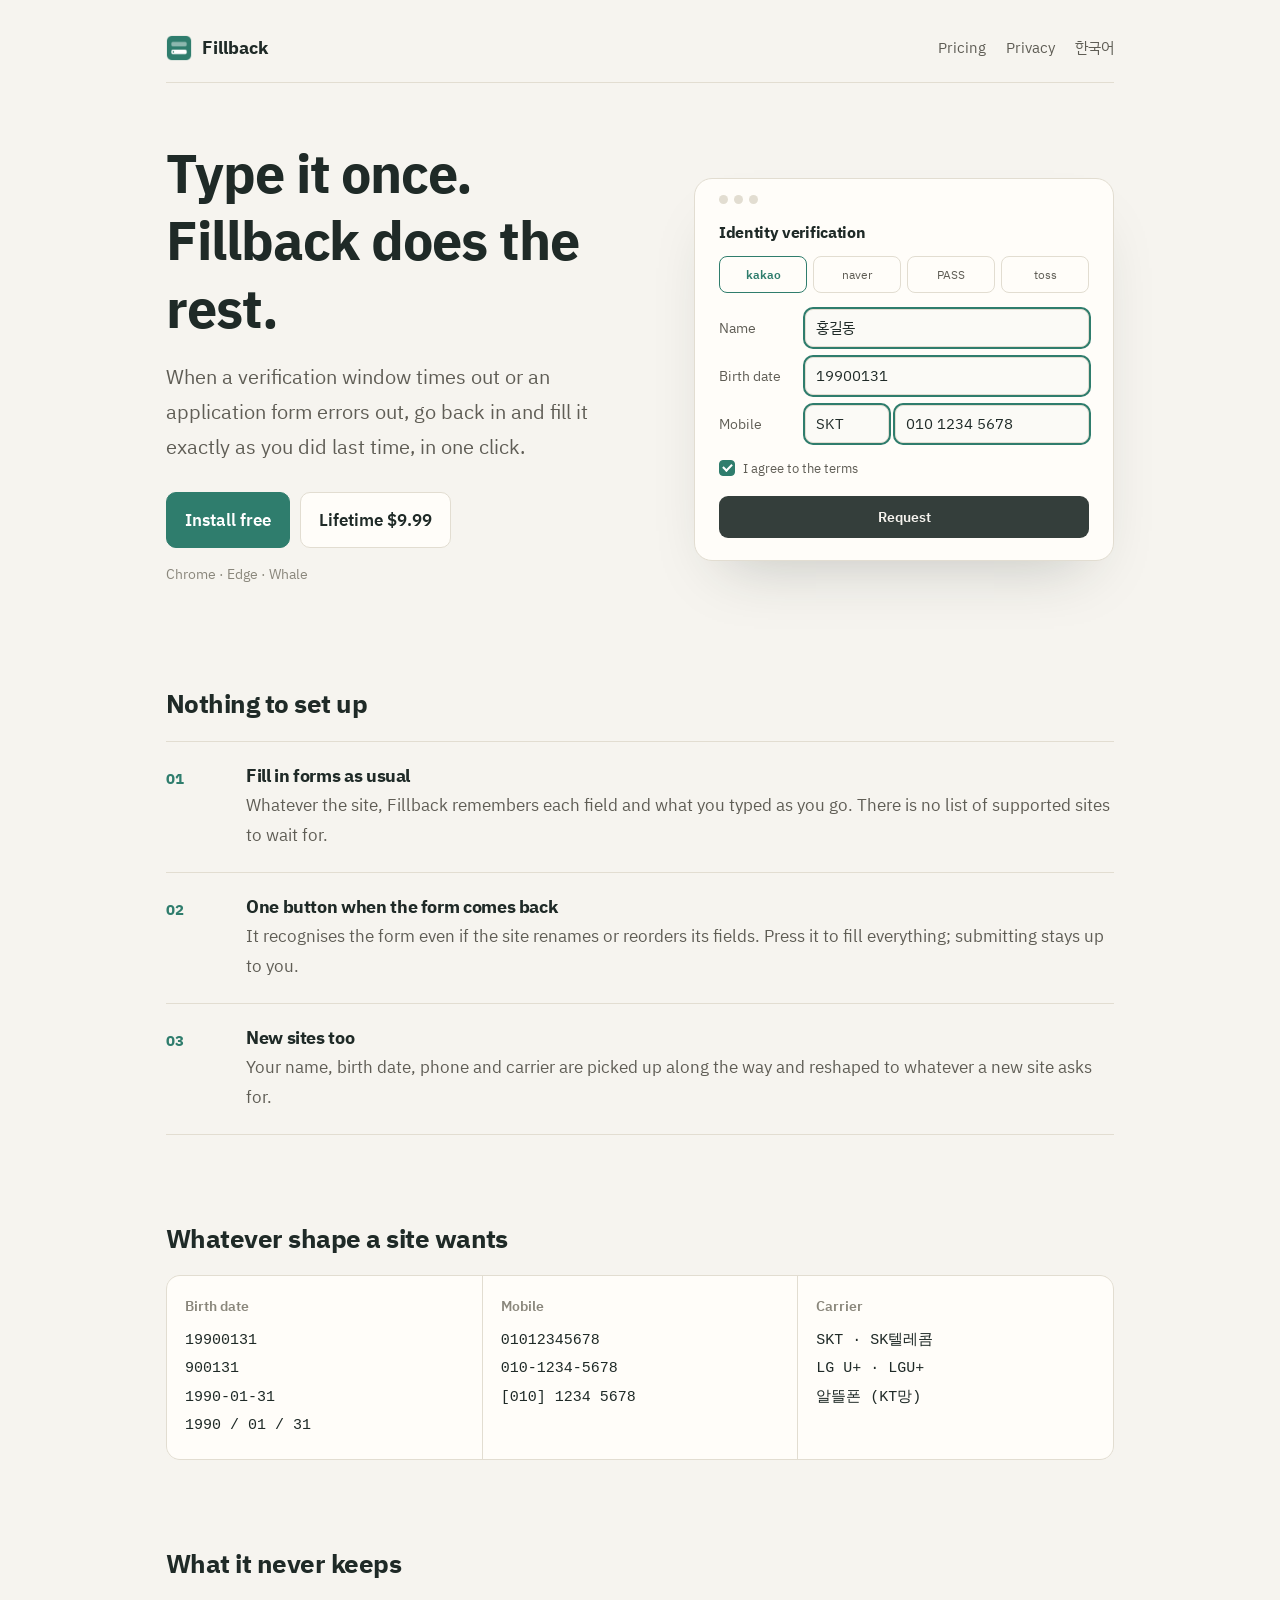
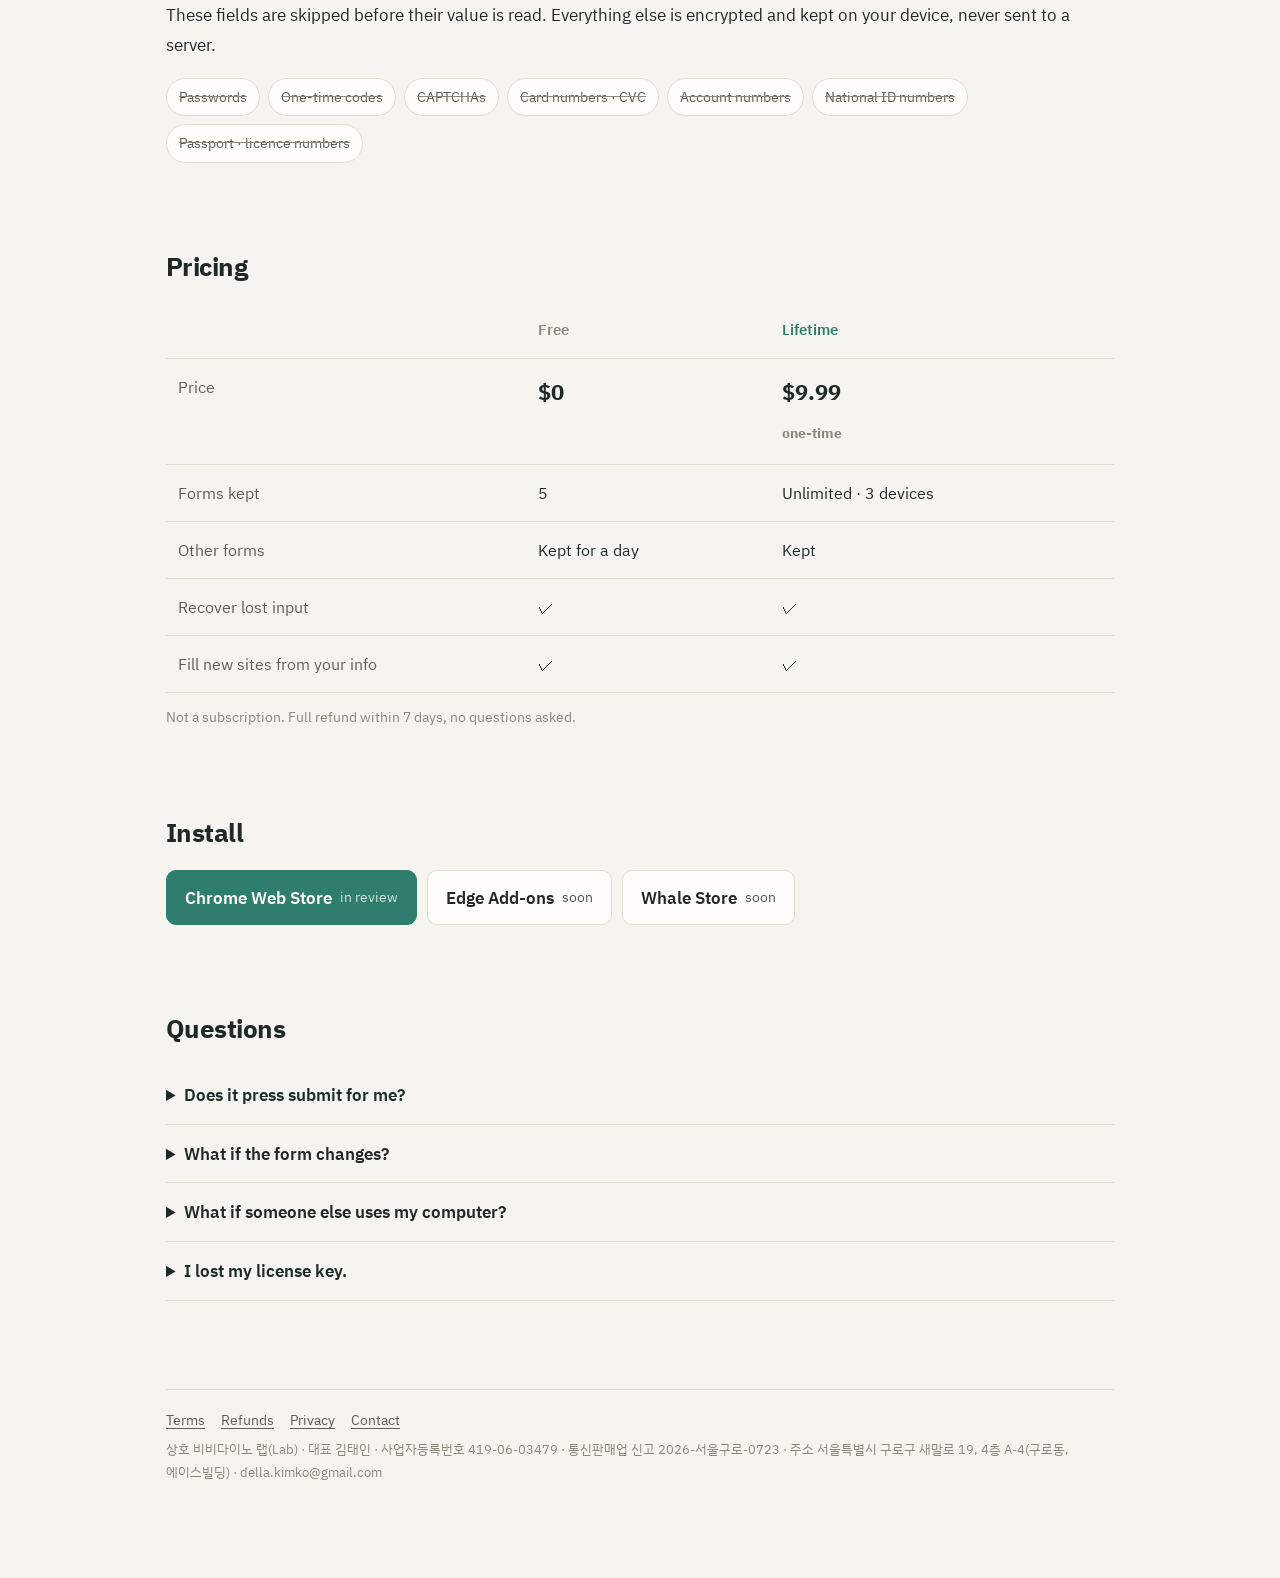
<file: docs/index.html>
<!doctype html>
<html lang="ko">
<head>
<meta charset="utf-8"><meta name="viewport" content="width=device-width, initial-scale=1">
<title>다시채움 · Fillback</title>
<meta name="description" content="한 번 입력한 양식을 기억했다가 그대로 다시 채우는 브라우저 확장. Remembers the forms you fill in and fills them again.">
<link rel="icon" href="img/32.png">
<link rel="preconnect" href="https://fonts.googleapis.com"><link rel="preconnect" href="https://fonts.gstatic.com" crossorigin>
<link href="https://fonts.googleapis.com/css2?family=IBM+Plex+Sans+KR:wght@400;600;700&display=swap" rel="stylesheet">
<link rel="stylesheet" href="style.css">
</head>
<body><main>
<header><nav>
  <a class="name" href="./"><img src="img/128.png" alt=""><span data-lang="ko">다시채움</span><span data-lang="en">Fillback</span></a>
  <a href="#price"><span data-lang="ko">가격</span><span data-lang="en">Pricing</span></a>
  <a href="privacy.html" data-keep><span data-lang="ko">개인정보</span><span data-lang="en">Privacy</span></a>
  <a data-switch href="?lang=en"><span data-lang="ko">English</span><span data-lang="en">한국어</span></a>
</nav></header>

<section class="hero">
  <div>
    <h1 data-lang="ko">한 번 입력하면,<br>다음부터는 다시채움.</h1>
    <h1 data-lang="en">Type it once.<br>Fillback does the rest.</h1>
    <p class="lede" data-lang="ko">본인인증 창이 시간 초과로 닫혔을 때, 신청서가 오류로 날아갔을 때. 다시 들어가면 지난번에 쓴 그대로 한 번에 채워 드려요.</p>
    <p class="lede" data-lang="en">When a verification window times out or an application form errors out, go back in and fill it exactly as you did last time, in one click.</p>
    <div class="cta">
      <a class="btn primary" href="#install"><span data-lang="ko">무료로 설치하기</span><span data-lang="en">Install free</span></a>
      <a class="btn" href="#price"><span data-lang="ko">평생 이용권 12,900원</span><span data-lang="en">Lifetime $9.99</span></a>
    </div>
    <p class="faint" style="margin-top:14px"><span data-lang="ko">크롬 · 엣지 · 웨일</span><span data-lang="en">Chrome · Edge · Whale</span></p>
  </div>

  <div class="demo" aria-hidden="true">
    <div class="bar"><i></i><i></i><i></i></div>
    <h3 data-lang="ko">간편인증</h3><h3 data-lang="en">Identity verification</h3>
    <div class="tabs"><span class="on">kakao</span><span>naver</span><span>PASS</span><span>toss</span></div>
    <div class="row"><label data-lang="ko">이름</label><label data-lang="en">Name</label><div class="box" data-fill="홍길동"></div></div>
    <div class="row"><label data-lang="ko">생년월일</label><label data-lang="en">Birth date</label><div class="box" data-fill="19900131"></div></div>
    <div class="row"><label data-lang="ko">휴대폰</label><label data-lang="en">Mobile</label>
      <div class="split"><div class="box" data-fill="SKT"></div><div class="box" data-fill="010 1234 5678"></div></div></div>
    <div class="agree"><span class="check"></span><span data-lang="ko">개인정보 이용 동의</span><span data-lang="en">I agree to the terms</span></div>
    <div class="submit"><span data-lang="ko">인증 요청</span><span data-lang="en">Request</span></div>
    <div class="chip"><span data-lang="ko">지난번 입력 그대로 채우기 · 5칸</span><span data-lang="en">Fill as last time · 5 fields</span></div>
  </div>
</section>

<h2 data-lang="ko">따로 설정할 게 없어요</h2>
<h2 data-lang="en">Nothing to set up</h2>
<ol class="steps">
  <li><span class="no">01</span><div>
    <h3 data-lang="ko">평소처럼 입력하세요</h3><h3 data-lang="en">Fill in forms as usual</h3>
    <p data-lang="ko">어느 사이트든 양식을 채우는 순간 다시채움이 칸과 값을 함께 기억해요. 미리 등록해 둘 사이트 목록 같은 건 없어요.</p>
    <p data-lang="en">Whatever the site, Fillback remembers each field and what you typed as you go. There is no list of supported sites to wait for.</p>
  </div></li>
  <li><span class="no">02</span><div>
    <h3 data-lang="ko">같은 양식이 뜨면 버튼 하나</h3><h3 data-lang="en">One button when the form comes back</h3>
    <p data-lang="ko">사이트가 칸 이름을 매번 바꿔도, 칸 순서가 조금 달라져도 알아봐요. 누르면 지난번 그대로 채우고, 제출은 직접 하세요.</p>
    <p data-lang="en">It recognises the form even if the site renames or reorders its fields. Press it to fill everything; submitting stays up to you.</p>
  </div></li>
  <li><span class="no">03</span><div>
    <h3 data-lang="ko">처음 가는 곳도 채워요</h3><h3 data-lang="en">New sites too</h3>
    <p data-lang="ko">쓰다 보면 이름·생년월일·휴대폰·통신사를 알아서 정리해 두고, 처음 보는 사이트에서도 그 양식이 원하는 모양으로 바꿔 넣어요.</p>
    <p data-lang="en">Your name, birth date, phone and carrier are picked up along the way and reshaped to whatever a new site asks for.</p>
  </div></li>
</ol>

<h2 data-lang="ko">사이트마다 다른 모양도 맞춰서</h2>
<h2 data-lang="en">Whatever shape a site wants</h2>
<div class="formats">
  <div><b data-lang="ko">생년월일</b><b data-lang="en">Birth date</b><code>19900131<br>900131<br>1990-01-31<br>1990 / 01 / 31</code></div>
  <div><b data-lang="ko">휴대폰</b><b data-lang="en">Mobile</b><code>01012345678<br>010-1234-5678<br>[010] 1234 5678</code></div>
  <div><b data-lang="ko">통신사</b><b data-lang="en">Carrier</b><code>SKT · SK텔레콤<br>LG U+ · LGU+<br>알뜰폰 (KT망)</code></div>
</div>

<h2 data-lang="ko">기억하지 않는 것</h2>
<h2 data-lang="en">What it never keeps</h2>
<p data-lang="ko">아래 칸은 값을 읽기 전에 건너뛰어요. 저장한 내용은 암호화해서 이 기기에만 두고, 서버로 보내지 않아요.</p>
<p data-lang="en">These fields are skipped before their value is read. Everything else is encrypted and kept on your device, never sent to a server.</p>
<ul class="never" data-lang="ko"><li>비밀번호</li><li>인증번호</li><li>보안문자</li><li>카드번호·CVC</li><li>계좌번호</li><li>주민등록번호 뒷자리</li><li>여권·면허 번호</li></ul>
<ul class="never" data-lang="en"><li>Passwords</li><li>One-time codes</li><li>CAPTCHAs</li><li>Card numbers · CVC</li><li>Account numbers</li><li>National ID numbers</li><li>Passport · licence numbers</li></ul>

<h2 id="price" data-lang="ko">가격</h2>
<h2 data-lang="en">Pricing</h2>
<table class="price" data-lang="ko">
  <thead><tr><th></th><th>무료</th><th>평생 이용권</th></tr></thead>
  <tbody>
    <tr><td>가격</td><td class="amount">0원</td><td class="amount">12,900원<br><span class="faint">한 번 결제</span></td></tr>
    <tr><td>계속 보관하는 양식</td><td>5개</td><td>제한 없음 · 기기 3대</td></tr>
    <tr><td>그 밖의 양식</td><td>하루 동안 임시 보관</td><td>계속 보관</td></tr>
    <tr><td>입력 날아갔을 때 되살리기</td><td>✓</td><td>✓</td></tr>
    <tr><td>내 정보로 처음 가는 사이트 채우기</td><td>✓</td><td>✓</td></tr>
  </tbody>
</table>
<table class="price" data-lang="en">
  <thead><tr><th></th><th>Free</th><th>Lifetime</th></tr></thead>
  <tbody>
    <tr><td>Price</td><td class="amount">$0</td><td class="amount">$9.99<br><span class="faint">one-time</span></td></tr>
    <tr><td>Forms kept</td><td>5</td><td>Unlimited · 3 devices</td></tr>
    <tr><td>Other forms</td><td>Kept for a day</td><td>Kept</td></tr>
    <tr><td>Recover lost input</td><td>✓</td><td>✓</td></tr>
    <tr><td>Fill new sites from your info</td><td>✓</td><td>✓</td></tr>
  </tbody>
</table>
<p class="faint" style="margin-top:12px"><span data-lang="ko">구독이 아니에요. 7일 안에는 이유를 묻지 않고 전액 환불해 드려요.</span><span data-lang="en">Not a subscription. Full refund within 7 days, no questions asked.</span></p>

<h2 id="install" data-lang="ko">설치</h2>
<h2 data-lang="en">Install</h2>
<div class="cta" style="margin-top:0">
  <!-- Replace with the store listing URLs once published. -->
  <a class="btn primary" href="#install"><span data-lang="ko">크롬 웹스토어</span><span data-lang="en">Chrome Web Store</span> <small data-lang="ko">심사 중</small><small data-lang="en">in review</small></a>
  <a class="btn" href="#install"><span data-lang="ko">엣지 애드온</span><span data-lang="en">Edge Add-ons</span> <small data-lang="ko">준비 중</small><small data-lang="en">soon</small></a>
  <a class="btn" href="#install"><span data-lang="ko">웨일 스토어</span><span data-lang="en">Whale Store</span> <small data-lang="ko">준비 중</small><small data-lang="en">soon</small></a>
</div>

<h2 data-lang="ko">자주 묻는 질문</h2>
<h2 data-lang="en">Questions</h2>
<div data-lang="ko">
  <details><summary>제출 버튼까지 눌러 주나요?</summary><p>아니요. 채우기까지만 하고, 제출·인증 요청은 직접 눌러요. 보안문자도 직접 입력해요.</p></details>
  <details><summary>양식이 바뀌면 어떻게 되나요?</summary><p>알아본 칸은 채우고, 새로 생긴 칸만 비워 둬요. 그 칸을 입력하면 저장된 양식이 저절로 고쳐져요.</p></details>
  <details><summary>다른 사람이 제 컴퓨터를 쓰면요?</summary><p>설정에서 잠금 비밀번호를 정하면 브라우저를 다시 열 때나 한동안 안 쓸 때 비밀번호를 물어요.</p></details>
  <details><summary>은행 보안 프로그램이 깔린 칸도 되나요?</summary><p>키보드 보안이 걸린 칸은 채워지지 않을 수 있어요. 이런 칸은 대개 비밀번호나 카드번호라 원래 기억하지 않는 칸이에요.</p></details>
  <details><summary>이용권 키를 잃어버렸어요.</summary><p><a href="https://fillback-api.enori.workers.dev/recover">키 다시 찾기</a>에서 결제한 이메일과 주문번호로 찾을 수 있어요.</p></details>
</div>
<div data-lang="en">
  <details><summary>Does it press submit for me?</summary><p>No. It fills; you submit. CAPTCHAs stay with you too.</p></details>
  <details><summary>What if the form changes?</summary><p>Fields it recognises are filled and new ones are left empty. Fill those once and the saved form updates itself.</p></details>
  <details><summary>What if someone else uses my computer?</summary><p>Set a passphrase in settings and Fillback asks for it after a restart or a period of inactivity.</p></details>
  <details><summary>I lost my license key.</summary><p>Recover it with your email and order number on the <a href="https://fillback-api.enori.workers.dev/recover?lang=en">recovery page</a>.</p></details>
</div>

<footer>
  <nav>
    <a href="terms.html" data-keep><span data-lang="ko">이용약관</span><span data-lang="en">Terms</span></a>
    <a href="refund.html" data-keep><span data-lang="ko">환불 규정</span><span data-lang="en">Refunds</span></a>
    <a href="privacy.html" data-keep><span data-lang="ko">개인정보처리방침</span><span data-lang="en">Privacy</span></a>
    <a href="mailto:della.kimko@gmail.com"><span data-lang="ko">문의</span><span data-lang="en">Contact</span></a>
  </nav>
  <p class="biz">상호 비비다이노 랩(Lab) · 대표 김태인 · 사업자등록번호 419-06-03479 · 통신판매업 신고 2026-서울구로-0723 · 주소 서울특별시 구로구 새말로 19, 4층 A-4(구로동, 에이스빌딩) · della.kimko@gmail.com</p>
</footer>
</main>
<script src="site.js"></script>
</body>
</html>
</file>
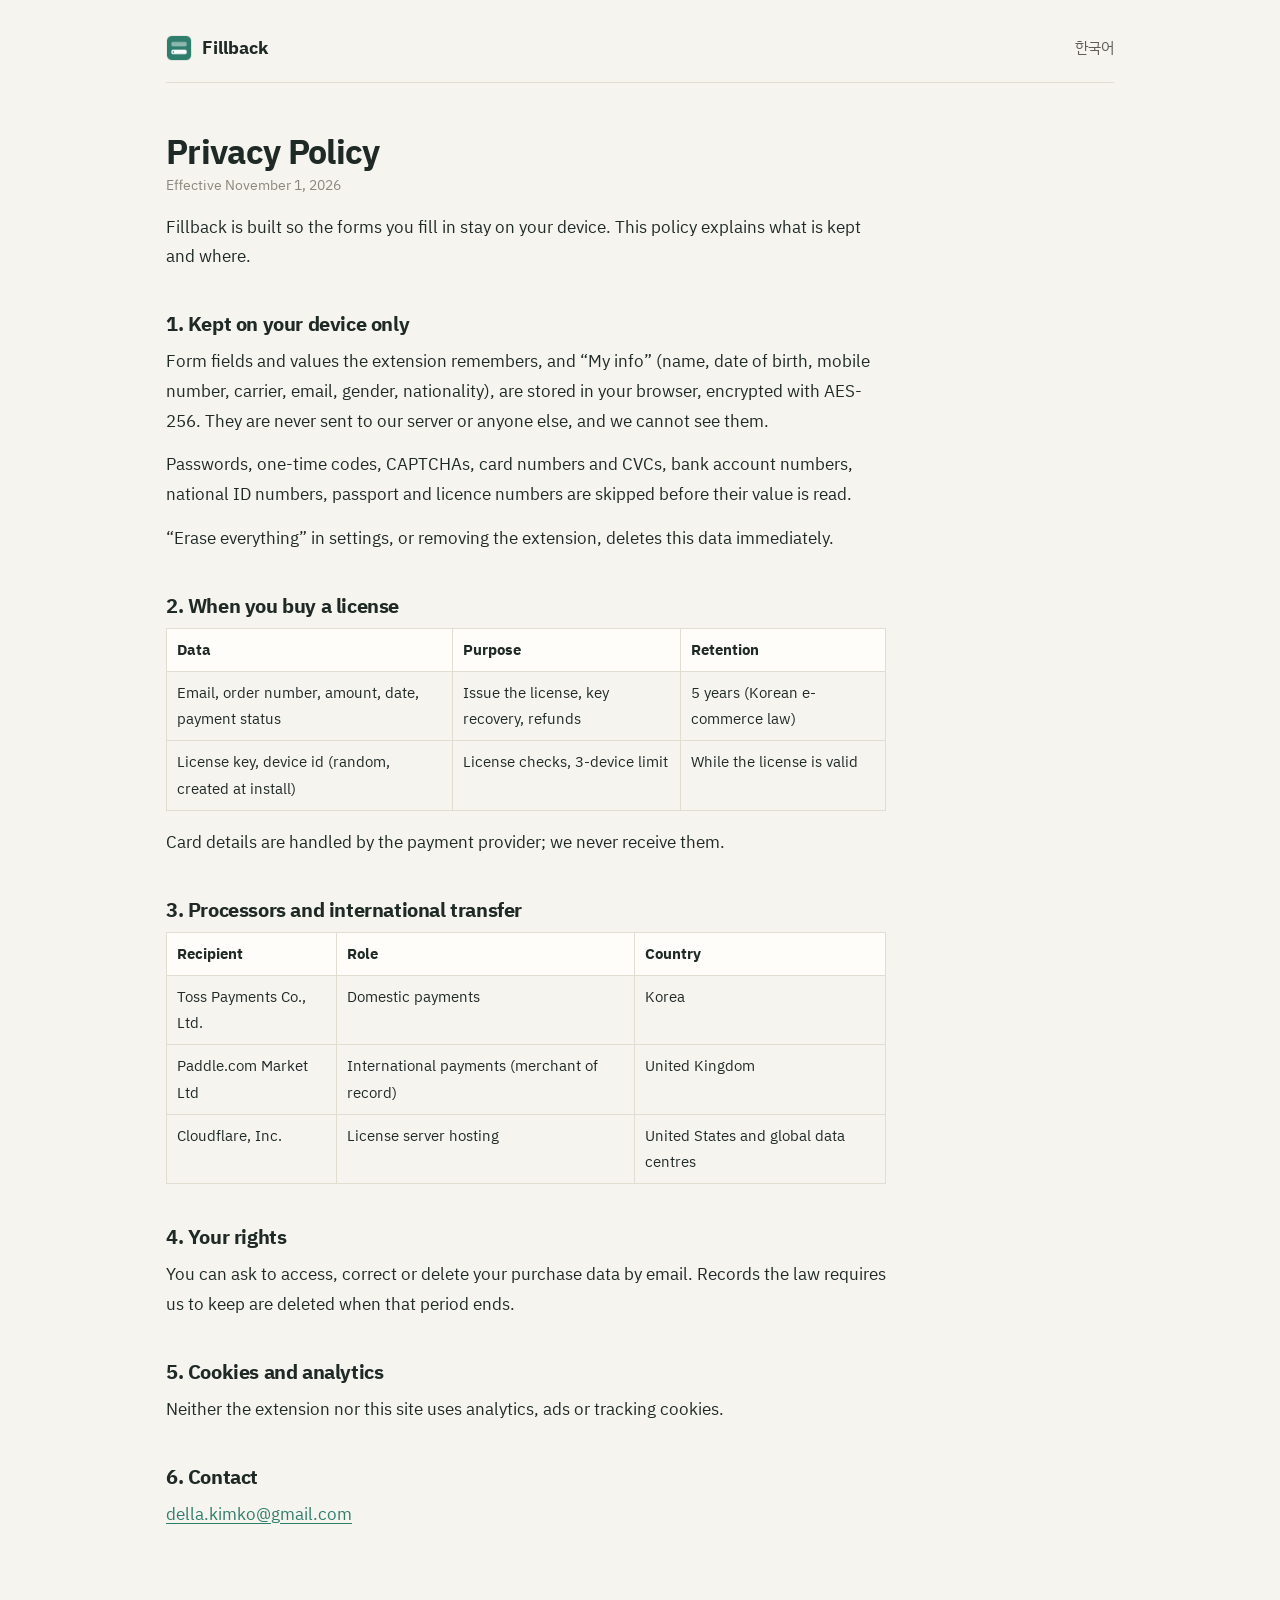
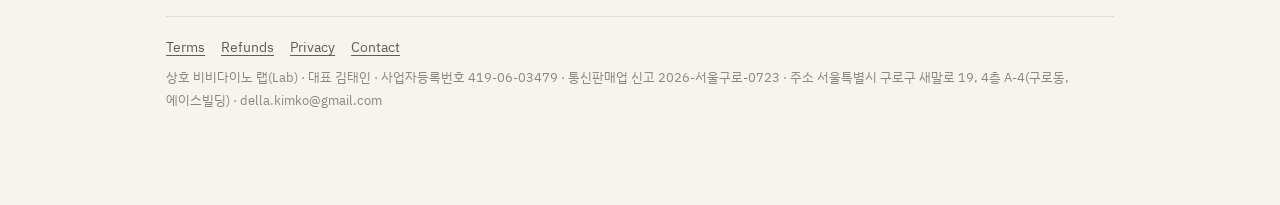
<file: docs/privacy.html>
<!doctype html>
<html lang="ko">
<head>
<meta charset="utf-8"><meta name="viewport" content="width=device-width, initial-scale=1">
<title>개인정보처리방침 · 다시채움</title>
<link rel="icon" href="img/32.png">
<link rel="preconnect" href="https://fonts.googleapis.com"><link rel="preconnect" href="https://fonts.gstatic.com" crossorigin>
<link href="https://fonts.googleapis.com/css2?family=IBM+Plex+Sans+KR:wght@400;600;700&display=swap" rel="stylesheet">
<link rel="stylesheet" href="style.css">
</head>
<body><main>
<header><nav>
  <a class="name" href="./" data-keep><img src="img/128.png" alt=""><span data-lang="ko">다시채움</span><span data-lang="en">Fillback</span></a>
  <a data-switch href="?lang=en"><span data-lang="ko">English</span><span data-lang="en">한국어</span></a>
</nav></header>
<article class="doc">
<div data-lang="ko">
<h1>개인정보처리방침</h1>
<p class="faint">시행일: 2026년 11월 1일</p>
<p>다시채움(이하 “서비스”)은 입력한 양식을 이용자의 기기 안에만 보관하도록 만들어졌어요. 이 방침은 서비스가 어떤 정보를 어디에 두는지 설명해요.</p>

<h2>1. 기기 안에만 두는 정보</h2>
<p>확장 프로그램이 기억하는 양식의 칸과 입력값, 그리고 “내 정보”(이름, 생년월일, 휴대폰 번호, 통신사, 이메일, 성별, 내·외국인 구분)는 이용자의 브라우저 저장소에 AES-256 방식으로 암호화해 보관해요. 이 정보는 운영자의 서버나 제3자에게 보내지 않으며, 운영자는 이 정보를 볼 수 없어요.</p>
<p>비밀번호, 인증번호, 보안문자, 카드번호·CVC, 계좌번호, 주민등록번호 뒷자리, 여권·운전면허 번호 칸은 값을 읽기 전에 건너뛰어 저장하지 않아요.</p>
<p>이 정보는 확장 프로그램 설정의 “모두 지우기”나 확장 프로그램 삭제로 바로 지워져요.</p>

<h2>2. 이용권 구매 때 처리하는 정보</h2>
<table>
<tr><th>항목</th><th>목적</th><th>보유 기간</th></tr>
<tr><td>이메일, 주문번호, 결제 금액·일시, 결제 상태</td><td>이용권 발급, 키 다시 찾기, 환불</td><td>전자상거래법에 따라 5년</td></tr>
<tr><td>이용권 키, 기기 식별값(설치할 때 무작위로 만든 값)</td><td>이용권 확인, 기기 3대 제한</td><td>이용권이 유효한 동안</td></tr>
</table>
<p>카드번호 등 결제수단 정보는 결제대행사가 직접 처리하며 운영자는 받지 않아요.</p>

<h2>3. 처리 위탁과 국외 이전</h2>
<table>
<tr><th>받는 곳</th><th>하는 일</th><th>나라</th></tr>
<tr><td>(주)토스페이먼츠</td><td>국내 결제 처리</td><td>대한민국</td></tr>
<tr><td>Paddle.com Market Ltd</td><td>해외 결제 처리(판매 대행)</td><td>영국</td></tr>
<tr><td>Cloudflare, Inc.</td><td>이용권 서버 운영</td><td>미국 등 전 세계 데이터센터</td></tr>
</table>
<p>국외 이전 항목은 이메일, 주문번호, 결제 정보, 이용권 키, 기기 식별값이며, 결제나 이용권 확인 요청이 있을 때마다 네트워크로 전송돼요. 국외 이전을 원하지 않으면 무료판을 쓰거나 국내 결제를 이용해 주세요.</p>

<h2>4. 이용자의 권리</h2>
<p>구매 정보의 열람·정정·삭제·처리정지를 아래 연락처로 요청할 수 있어요. 법령상 보관 의무가 있는 정보는 그 기간 동안 보관 후 지워요.</p>

<h2>5. 쿠키와 분석 도구</h2>
<p>확장 프로그램과 이 사이트는 분석 도구, 광고, 추적 쿠키를 쓰지 않아요.</p>

<h2>6. 개인정보 보호책임자</h2>
<p>책임자: 김태인 · <a href="mailto:della.kimko@gmail.com">della.kimko@gmail.com</a></p>
<p>개인정보 침해 신고는 개인정보침해신고센터(국번 없이 118), 개인정보분쟁조정위원회(1833-6972)에도 할 수 있어요.</p>
</div>

<div data-lang="en">
<h1>Privacy Policy</h1>
<p class="faint">Effective November 1, 2026</p>
<p>Fillback is built so the forms you fill in stay on your device. This policy explains what is kept and where.</p>
<h2>1. Kept on your device only</h2>
<p>Form fields and values the extension remembers, and “My info” (name, date of birth, mobile number, carrier, email, gender, nationality), are stored in your browser, encrypted with AES-256. They are never sent to our server or anyone else, and we cannot see them.</p>
<p>Passwords, one-time codes, CAPTCHAs, card numbers and CVCs, bank account numbers, national ID numbers, passport and licence numbers are skipped before their value is read.</p>
<p>“Erase everything” in settings, or removing the extension, deletes this data immediately.</p>
<h2>2. When you buy a license</h2>
<table>
<tr><th>Data</th><th>Purpose</th><th>Retention</th></tr>
<tr><td>Email, order number, amount, date, payment status</td><td>Issue the license, key recovery, refunds</td><td>5 years (Korean e-commerce law)</td></tr>
<tr><td>License key, device id (random, created at install)</td><td>License checks, 3-device limit</td><td>While the license is valid</td></tr>
</table>
<p>Card details are handled by the payment provider; we never receive them.</p>
<h2>3. Processors and international transfer</h2>
<table>
<tr><th>Recipient</th><th>Role</th><th>Country</th></tr>
<tr><td>Toss Payments Co., Ltd.</td><td>Domestic payments</td><td>Korea</td></tr>
<tr><td>Paddle.com Market Ltd</td><td>International payments (merchant of record)</td><td>United Kingdom</td></tr>
<tr><td>Cloudflare, Inc.</td><td>License server hosting</td><td>United States and global data centres</td></tr>
</table>
<h2>4. Your rights</h2>
<p>You can ask to access, correct or delete your purchase data by email. Records the law requires us to keep are deleted when that period ends.</p>
<h2>5. Cookies and analytics</h2>
<p>Neither the extension nor this site uses analytics, ads or tracking cookies.</p>
<h2>6. Contact</h2>
<p><a href="mailto:della.kimko@gmail.com">della.kimko@gmail.com</a></p>
</div>
</article>
<footer>
  <nav>
    <a href="terms.html" data-keep><span data-lang="ko">이용약관</span><span data-lang="en">Terms</span></a>
    <a href="refund.html" data-keep><span data-lang="ko">환불 규정</span><span data-lang="en">Refunds</span></a>
    <a href="privacy.html" data-keep><span data-lang="ko">개인정보처리방침</span><span data-lang="en">Privacy</span></a>
    <a href="mailto:della.kimko@gmail.com"><span data-lang="ko">문의</span><span data-lang="en">Contact</span></a>
  </nav>
  <p class="biz">상호 비비다이노 랩(Lab) · 대표 김태인 · 사업자등록번호 419-06-03479 · 통신판매업 신고 2026-서울구로-0723 · 주소 서울특별시 구로구 새말로 19, 4층 A-4(구로동, 에이스빌딩) · della.kimko@gmail.com</p>
</footer>
</main>
<script src="site.js"></script>
</body>
</html>
</file>
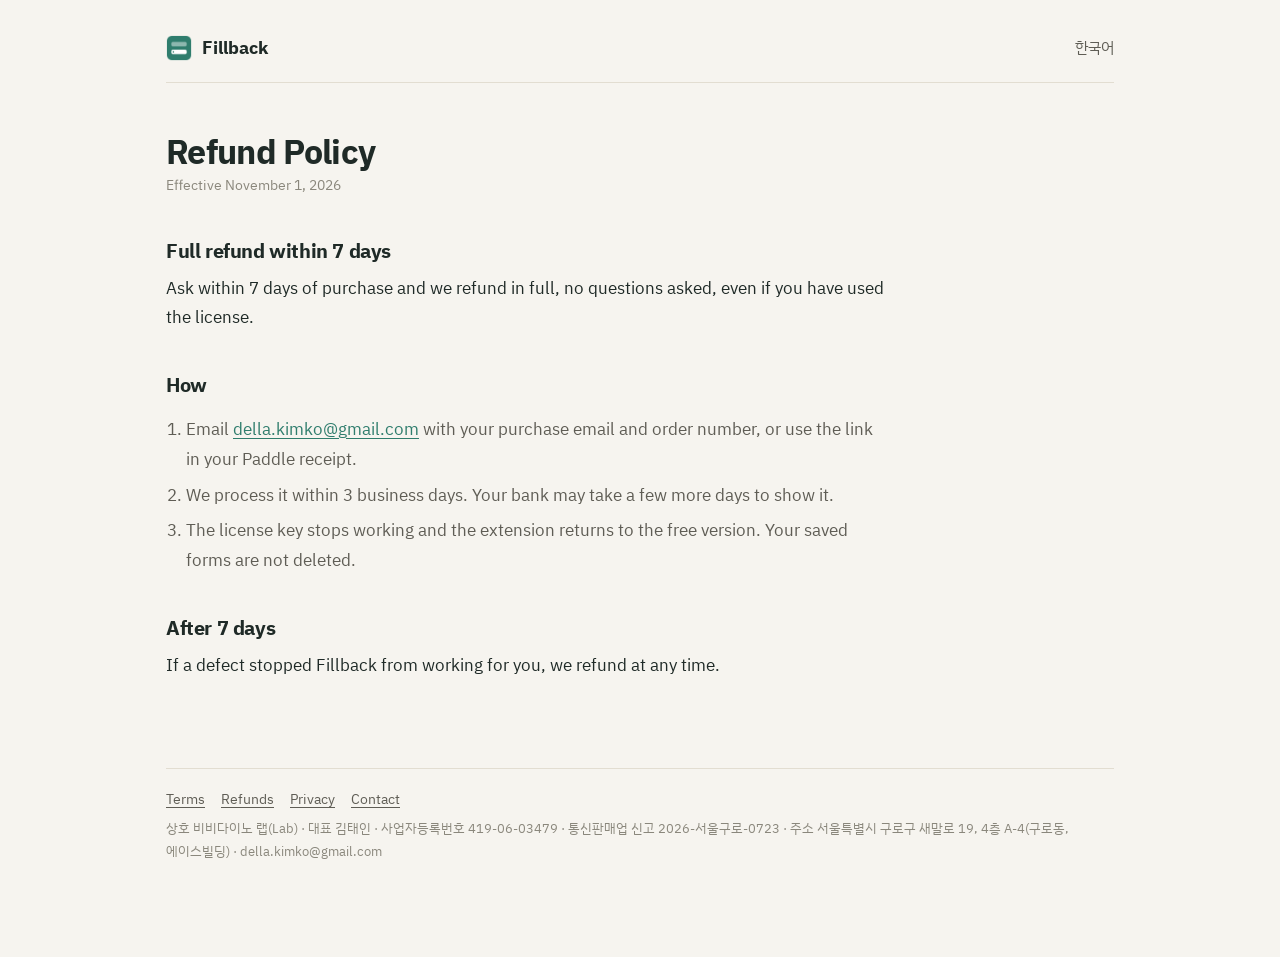
<file: docs/refund.html>
<!doctype html>
<html lang="ko">
<head>
<meta charset="utf-8"><meta name="viewport" content="width=device-width, initial-scale=1">
<title>환불 규정 · 다시채움</title>
<link rel="icon" href="img/32.png">
<link rel="preconnect" href="https://fonts.googleapis.com"><link rel="preconnect" href="https://fonts.gstatic.com" crossorigin>
<link href="https://fonts.googleapis.com/css2?family=IBM+Plex+Sans+KR:wght@400;600;700&display=swap" rel="stylesheet">
<link rel="stylesheet" href="style.css">
</head>
<body><main>
<header><nav>
  <a class="name" href="./" data-keep><img src="img/128.png" alt=""><span data-lang="ko">다시채움</span><span data-lang="en">Fillback</span></a>
  <a data-switch href="?lang=en"><span data-lang="ko">English</span><span data-lang="en">한국어</span></a>
</nav></header>
<article class="doc">
<div data-lang="ko">
<h1>환불 규정</h1>
<p class="faint">시행일: 2026년 11월 1일</p>
<h2>7일 안에는 전액 환불</h2>
<p>결제한 날부터 7일 안에 요청하면, 이용권을 이미 쓰셨더라도 이유를 묻지 않고 전액 환불해 드려요.</p>
<h2>요청 방법</h2>
<ol>
<li><a href="mailto:della.kimko@gmail.com?subject=다시채움%20환불%20요청">della.kimko@gmail.com</a>으로 결제한 이메일과 주문번호를 보내 주세요.</li>
<li>영업일 기준 3일 안에 결제를 취소해요. 카드 결제는 카드사에 따라 취소 반영까지 3~7영업일이 걸릴 수 있어요.</li>
<li>환불하면 이용권 키는 바로 정지되고, 확장 프로그램은 무료판으로 돌아가요. 저장된 양식은 지워지지 않아요.</li>
</ol>
<h2>7일이 지난 뒤</h2>
<p>디지털 콘텐츠의 특성상 전자상거래법 제17조 제2항 제5호에 따라 청약철회가 제한될 수 있어요. 다만 서비스에 결함이 있어 정상적으로 쓸 수 없었다면 기간과 상관없이 환불해 드려요.</p>
<h2>해외 결제</h2>
<p>해외 카드로 결제한 경우 판매 대행사인 Paddle을 통해 환불해요. 위 이메일로 요청하거나, Paddle 영수증 메일의 안내를 따라 주세요.</p>
</div>

<div data-lang="en">
<h1>Refund Policy</h1>
<p class="faint">Effective November 1, 2026</p>
<h2>Full refund within 7 days</h2>
<p>Ask within 7 days of purchase and we refund in full, no questions asked, even if you have used the license.</p>
<h2>How</h2>
<ol>
<li>Email <a href="mailto:della.kimko@gmail.com?subject=Fillback%20refund">della.kimko@gmail.com</a> with your purchase email and order number, or use the link in your Paddle receipt.</li>
<li>We process it within 3 business days. Your bank may take a few more days to show it.</li>
<li>The license key stops working and the extension returns to the free version. Your saved forms are not deleted.</li>
</ol>
<h2>After 7 days</h2>
<p>If a defect stopped Fillback from working for you, we refund at any time.</p>
</div>
</article>
<footer>
  <nav>
    <a href="terms.html" data-keep><span data-lang="ko">이용약관</span><span data-lang="en">Terms</span></a>
    <a href="refund.html" data-keep><span data-lang="ko">환불 규정</span><span data-lang="en">Refunds</span></a>
    <a href="privacy.html" data-keep><span data-lang="ko">개인정보처리방침</span><span data-lang="en">Privacy</span></a>
    <a href="mailto:della.kimko@gmail.com"><span data-lang="ko">문의</span><span data-lang="en">Contact</span></a>
  </nav>
  <p class="biz">상호 비비다이노 랩(Lab) · 대표 김태인 · 사업자등록번호 419-06-03479 · 통신판매업 신고 2026-서울구로-0723 · 주소 서울특별시 구로구 새말로 19, 4층 A-4(구로동, 에이스빌딩) · della.kimko@gmail.com</p>
</footer>
</main>
<script src="site.js"></script>
</body>
</html>
</file>
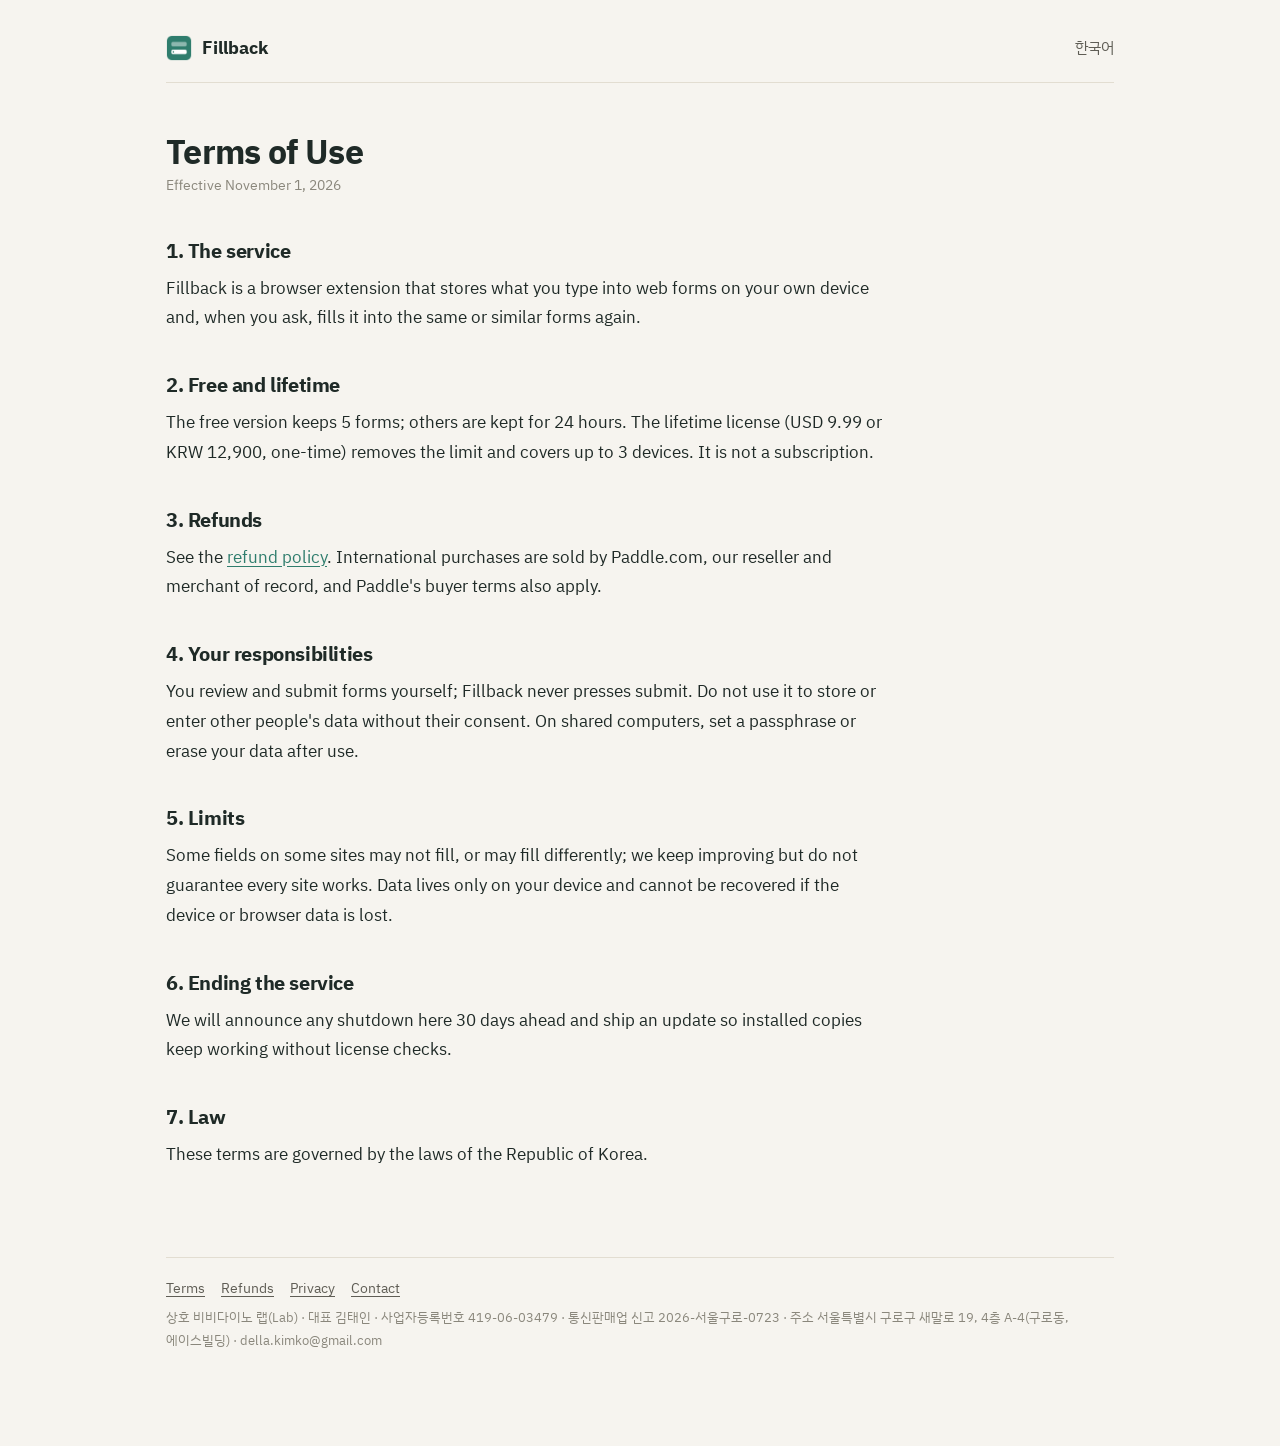
<file: docs/terms.html>
<!doctype html>
<html lang="ko">
<head>
<meta charset="utf-8"><meta name="viewport" content="width=device-width, initial-scale=1">
<title>이용약관 · 다시채움</title>
<link rel="icon" href="img/32.png">
<link rel="preconnect" href="https://fonts.googleapis.com"><link rel="preconnect" href="https://fonts.gstatic.com" crossorigin>
<link href="https://fonts.googleapis.com/css2?family=IBM+Plex+Sans+KR:wght@400;600;700&display=swap" rel="stylesheet">
<link rel="stylesheet" href="style.css">
</head>
<body><main>
<header><nav>
  <a class="name" href="./" data-keep><img src="img/128.png" alt=""><span data-lang="ko">다시채움</span><span data-lang="en">Fillback</span></a>
  <a data-switch href="?lang=en"><span data-lang="ko">English</span><span data-lang="en">한국어</span></a>
</nav></header>
<article class="doc">
<div data-lang="ko">
<h1>이용약관</h1>
<p class="faint">시행일: 2026년 11월 1일</p>
<h2>제1조 (목적)</h2>
<p>이 약관은 운영자가 제공하는 브라우저 확장 프로그램 “다시채움”(이하 “서비스”)과 평생 이용권의 이용 조건을 정해요.</p>
<h2>제2조 (서비스 내용)</h2>
<ol>
<li>서비스는 이용자가 웹 양식에 입력한 내용을 이용자의 기기 안에 저장하고, 이용자가 요청하면 같은 양식이나 비슷한 양식에 다시 채워요.</li>
<li>무료판은 양식 5개를 계속 보관하고, 그 밖의 양식은 24시간 동안 임시 보관해요.</li>
<li>평생 이용권은 보관 개수 제한을 없애고, 한 이용권으로 기기 3대까지 쓸 수 있어요.</li>
</ol>
<h2>제3조 (이용권의 구매와 효력)</h2>
<ol>
<li>평생 이용권은 한 번 결제하면 서비스가 운영되는 동안 계속 쓸 수 있어요. 정기 결제가 아니에요.</li>
<li>가격은 12,900원(부가가치세 포함)이며, 해외 결제는 9.99달러예요.</li>
<li>이용권 키를 다른 사람에게 팔거나 공개하면 이용권을 정지할 수 있어요.</li>
</ol>
<h2>제4조 (청약철회와 환불)</h2>
<p><a href="refund.html" data-keep>환불 규정</a>을 따라요.</p>
<h2>제5조 (이용자의 책임)</h2>
<ol>
<li>채운 내용을 확인하고 제출하는 것은 이용자가 직접 해요. 서비스는 제출 버튼을 누르지 않아요.</li>
<li>다른 사람의 정보를 그 사람의 동의 없이 저장하거나 입력하는 데 서비스를 쓰면 안 돼요.</li>
<li>공용 컴퓨터에서는 잠금 비밀번호를 정하거나 사용 후 “모두 지우기”를 해 주세요.</li>
</ol>
<h2>제6조 (운영자의 책임 제한)</h2>
<ol>
<li>사이트 구조에 따라 일부 칸이 채워지지 않거나 다르게 채워질 수 있어요. 운영자는 서비스를 고쳐 나가지만 모든 사이트에서 동작한다고 보장하지는 않아요.</li>
<li>저장된 정보는 이용자의 기기에만 있으므로, 기기 고장이나 브라우저 데이터 삭제로 사라진 정보는 되살릴 수 없어요.</li>
<li>운영자의 고의나 중대한 과실이 없는 한, 서비스로 채운 내용을 제출해 생긴 결과에 책임지지 않아요.</li>
</ol>
<h2>제7조 (서비스 종료)</h2>
<p>서비스를 끝내야 할 때는 30일 전에 이 사이트에 알려요. 종료 후에도 이미 설치한 확장 프로그램의 저장·채우기 기능은 계속 쓸 수 있도록 하고, 마지막 이용권 확인 없이도 동작하게 업데이트해요.</p>
<h2>제8조 (분쟁 해결)</h2>
<p>이 약관은 대한민국 법을 따르며, 분쟁은 민사소송법상 관할 법원에서 해결해요.</p>
</div>

<div data-lang="en">
<h1>Terms of Use</h1>
<p class="faint">Effective November 1, 2026</p>
<h2>1. The service</h2>
<p>Fillback is a browser extension that stores what you type into web forms on your own device and, when you ask, fills it into the same or similar forms again.</p>
<h2>2. Free and lifetime</h2>
<p>The free version keeps 5 forms; others are kept for 24 hours. The lifetime license (USD 9.99 or KRW 12,900, one-time) removes the limit and covers up to 3 devices. It is not a subscription.</p>
<h2>3. Refunds</h2>
<p>See the <a href="refund.html" data-keep>refund policy</a>. International purchases are sold by Paddle.com, our reseller and merchant of record, and Paddle's buyer terms also apply.</p>
<h2>4. Your responsibilities</h2>
<p>You review and submit forms yourself; Fillback never presses submit. Do not use it to store or enter other people's data without their consent. On shared computers, set a passphrase or erase your data after use.</p>
<h2>5. Limits</h2>
<p>Some fields on some sites may not fill, or may fill differently; we keep improving but do not guarantee every site works. Data lives only on your device and cannot be recovered if the device or browser data is lost.</p>
<h2>6. Ending the service</h2>
<p>We will announce any shutdown here 30 days ahead and ship an update so installed copies keep working without license checks.</p>
<h2>7. Law</h2>
<p>These terms are governed by the laws of the Republic of Korea.</p>
</div>
</article>
<footer>
  <nav>
    <a href="terms.html" data-keep><span data-lang="ko">이용약관</span><span data-lang="en">Terms</span></a>
    <a href="refund.html" data-keep><span data-lang="ko">환불 규정</span><span data-lang="en">Refunds</span></a>
    <a href="privacy.html" data-keep><span data-lang="ko">개인정보처리방침</span><span data-lang="en">Privacy</span></a>
    <a href="mailto:della.kimko@gmail.com"><span data-lang="ko">문의</span><span data-lang="en">Contact</span></a>
  </nav>
  <p class="biz">상호 비비다이노 랩(Lab) · 대표 김태인 · 사업자등록번호 419-06-03479 · 통신판매업 신고 2026-서울구로-0723 · 주소 서울특별시 구로구 새말로 19, 4층 A-4(구로동, 에이스빌딩) · della.kimko@gmail.com</p>
</footer>
</main>
<script src="site.js"></script>
</body>
</html>
</file>
<file: docs/style.css>
/* Same palette as the extension: warm paper, deep green ink. */
:root {
  --bg: #f6f4ef;
  --surface: #fffdf9;
  --ink: #1f2a27;
  --muted: #5f5d55;
  --faint: #8a877c;
  --line: #e2ddd1;
  --accent: #2f7d6d;
  --accent-soft: #e3efe9;
  --field: #fbfaf6;
}
@media (prefers-color-scheme: dark) {
  :root:not([data-theme="light"]) {
    --bg: #1a1e1f;
    --surface: #23282a;
    --ink: #e9e6df;
    --muted: #b6b2a8;
    --faint: #8d897f;
    --line: #353c3f;
    --accent: #6cbfab;
    --accent-soft: #23362f;
    --field: #1d2224;
  }
}

* { box-sizing: border-box; }
html { background: var(--bg); }
body {
  margin: 0;
  background: var(--bg);
  color: var(--ink);
  font: 17px/1.75 "IBM Plex Sans KR", -apple-system, BlinkMacSystemFont, "Apple SD Gothic Neo", "Malgun Gothic", sans-serif;
  -webkit-font-smoothing: antialiased;
  word-break: keep-all;
}
html:not([lang="en"]) [data-lang="en"],
html[lang="en"] [data-lang="ko"] { display: none !important; }

main { max-width: 980px; margin: 0 auto; padding: 24px 16px 80px; }
a { color: var(--accent); text-underline-offset: 3px; }

header nav { display: flex; gap: 20px; align-items: center; font-size: 15px; padding: 8px 0 18px; border-bottom: 1px solid var(--line); }
header .name { display: flex; align-items: center; gap: 10px; margin-right: auto; font-weight: 700; font-size: 18px; color: var(--ink); text-decoration: none; }
header .name img { width: 26px; height: 26px; }
header nav a:not(.name) { color: var(--muted); text-decoration: none; }
header nav a:not(.name):hover { color: var(--ink); }

h1, h2, h3 { font-weight: 700; letter-spacing: -0.02em; line-height: 1.25; margin: 0; }
h1 { font-size: clamp(34px, 6vw, 54px); }
h2 { font-size: 26px; margin: 88px 0 20px; }
h3 { font-size: 18px; }
p { margin: 0 0 14px; }
.lede { font-size: 20px; color: var(--muted); max-width: 30em; margin-top: 18px; }
.faint { color: var(--faint); font-size: 14px; }

/* ---- hero ---- */
.hero { display: grid; gap: 40px; padding-top: 56px; align-items: center; }
@media (min-width: 860px) { .hero { grid-template-columns: 1fr 420px; } }
.cta { display: flex; flex-wrap: wrap; gap: 10px; margin-top: 28px; }
.btn { display: inline-flex; align-items: center; gap: 8px; padding: 12px 18px; border-radius: 10px; font-weight: 600; text-decoration: none; border: 1px solid var(--line); color: var(--ink); background: var(--surface); }
.btn.primary { background: var(--accent); border-color: var(--accent); color: #fff; }
@media (prefers-color-scheme: dark) { :root:not([data-theme="light"]) .btn.primary { color: #10221d; } }
.btn small { font-weight: 400; opacity: .8; }

/* ---- the live demo: a simple-authentication form that fills itself ---- */
.demo { position: relative; background: var(--surface); border: 1px solid var(--line); border-radius: 18px; padding: 26px 24px 22px; box-shadow: 0 30px 60px -30px rgba(31, 42, 39, .25); }
.demo .bar { display: flex; gap: 6px; margin: -10px 0 18px; }
.demo .bar i { width: 9px; height: 9px; border-radius: 50%; background: var(--line); }
.demo h3 { font-size: 16px; margin-bottom: 14px; }
.demo .tabs { display: grid; grid-template-columns: repeat(4, 1fr); gap: 6px; margin-bottom: 16px; }
.demo .tabs span { font-size: 12px; text-align: center; padding: 7px 0; border: 1px solid var(--line); border-radius: 8px; color: var(--muted); }
.demo .tabs span.on { border-color: var(--accent); color: var(--accent); font-weight: 600; }
.demo .row { display: grid; grid-template-columns: 76px 1fr; align-items: center; gap: 10px; margin-bottom: 10px; font-size: 14px; }
.demo .row label { color: var(--muted); }
.demo .box { height: 38px; border: 1px solid var(--line); border-radius: 8px; background: var(--field); padding: 0 10px; display: flex; align-items: center; font-size: 15px; transition: box-shadow .3s; overflow: hidden; white-space: nowrap; }
.demo .box.lit { box-shadow: 0 0 0 2px var(--accent); }
.demo .split { display: grid; grid-template-columns: 84px 1fr; gap: 6px; }
.demo .agree { display: flex; gap: 8px; align-items: center; font-size: 13px; color: var(--muted); margin-top: 14px; }
.demo .check { width: 16px; height: 16px; border: 1.5px solid var(--line); border-radius: 4px; display: grid; place-items: center; transition: background .2s, border-color .2s; }
.demo .check.on { background: var(--accent); border-color: var(--accent); }
.demo .check.on::after { content: ""; width: 7px; height: 4px; border-left: 2px solid #fff; border-bottom: 2px solid #fff; transform: rotate(-45deg) translate(1px, -1px); }
.demo .submit { margin-top: 16px; height: 42px; border-radius: 9px; background: var(--ink); color: var(--bg); display: grid; place-items: center; font-weight: 600; font-size: 14px; opacity: .9; }
.demo .chip { position: absolute; top: 74px; left: 50%; transform: translate(-50%, 6px); opacity: 0; transition: opacity .25s, transform .25s; display: flex; align-items: center; gap: 8px; padding: 8px 12px; background: var(--surface); border: 1px solid var(--line); border-radius: 10px; box-shadow: 0 8px 24px rgba(31, 42, 39, .16); font-size: 13px; font-weight: 600; color: var(--accent); white-space: nowrap; }
.demo .chip::before { content: ""; width: 8px; height: 8px; border-radius: 2px; background: var(--accent); }
.demo .chip.show { opacity: 1; transform: translate(-50%, 0); }
.demo .chip.press { transform: translate(-50%, 0) scale(.96); }

/* ---- steps ---- */
.steps { list-style: none; padding: 0; margin: 0; border-top: 1px solid var(--line); }
.steps li { display: grid; grid-template-columns: 64px 1fr; gap: 16px; padding: 22px 0; border-bottom: 1px solid var(--line); }
.steps .no { font-weight: 700; color: var(--accent); font-size: 15px; padding-top: 2px; }
.steps p { color: var(--muted); margin: 4px 0 0; }

/* ---- formats ---- */
.formats { display: grid; gap: 1px; background: var(--line); border: 1px solid var(--line); border-radius: 14px; overflow: hidden; }
@media (min-width: 720px) { .formats { grid-template-columns: repeat(3, 1fr); } }
.formats div { background: var(--surface); padding: 18px; }
.formats b { display: block; font-size: 14px; color: var(--faint); font-weight: 600; margin-bottom: 8px; }
.formats code { display: block; font: 15px/1.9 ui-monospace, SFMono-Regular, Menlo, monospace; }

/* ---- never stored ---- */
.never { display: flex; flex-wrap: wrap; gap: 8px; margin: 18px 0; padding: 0; list-style: none; }
.never li { padding: 6px 12px; border-radius: 999px; background: var(--surface); border: 1px solid var(--line); font-size: 14px; text-decoration: line-through; text-decoration-color: var(--faint); color: var(--muted); }

/* ---- pricing ---- */
.price { width: 100%; border-collapse: collapse; font-size: 16px; }
.price th, .price td { text-align: left; padding: 14px 12px; border-bottom: 1px solid var(--line); vertical-align: top; }
.price thead th { font-size: 15px; color: var(--faint); font-weight: 600; }
.price thead th:last-child { color: var(--accent); }
.price td:first-child { color: var(--muted); width: 38%; }
.price .amount { font-size: 22px; font-weight: 700; }

/* ---- faq ---- */
details { border-bottom: 1px solid var(--line); padding: 14px 0; }
details summary { cursor: pointer; font-weight: 600; }
details p { color: var(--muted); margin: 10px 0 0; }

/* ---- legal pages ---- */
.doc { max-width: 720px; }
.doc h1 { font-size: 34px; margin-top: 48px; }
.doc h2 { font-size: 20px; margin: 40px 0 10px; }
.doc ul, .doc ol { padding-left: 20px; color: var(--muted); }
.doc li { margin: 6px 0; }
.doc table { border-collapse: collapse; width: 100%; font-size: 15px; margin: 8px 0 16px; }
.doc th, .doc td { border: 1px solid var(--line); padding: 8px 10px; text-align: left; vertical-align: top; }
.doc th { background: var(--surface); }

footer { margin-top: 88px; padding-top: 18px; border-top: 1px solid var(--line); font-size: 13px; color: var(--faint); display: grid; gap: 6px; }
footer nav { display: flex; flex-wrap: wrap; gap: 16px; font-size: 14px; }
footer nav a { color: var(--muted); }

@media (prefers-reduced-motion: reduce) { .demo * { transition: none !important; } }
</file>
